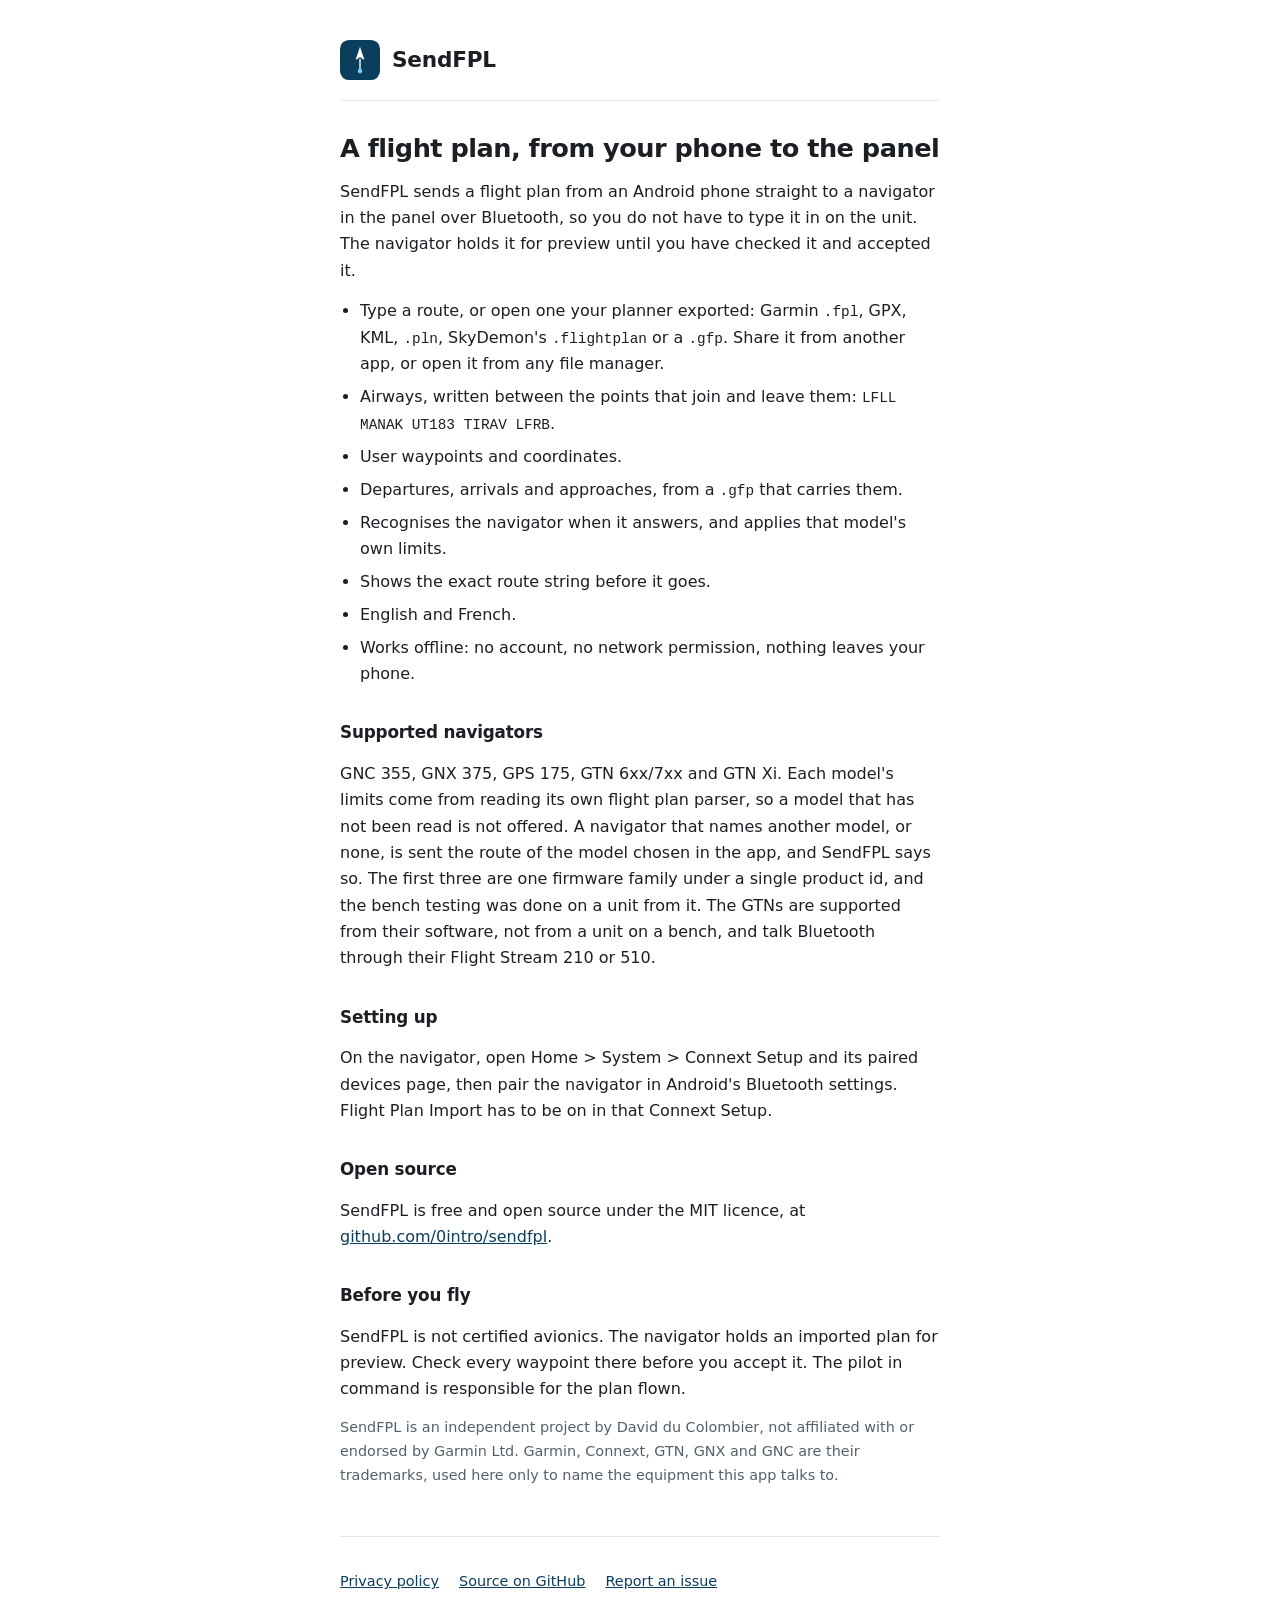
<file: www/index.html>
<!doctype html>
<html lang="en">
<head>
<meta charset="utf-8">
<meta name="viewport" content="width=device-width, initial-scale=1">
<title>SendFPL</title>
<meta name="description" content="Send a flight plan from your phone to a panel navigator over Bluetooth.">
<link rel="stylesheet" href="style.css">
</head>
<body>

<header>
  <svg viewBox="18 18 72 72" width="40" height="40" role="img" aria-label="SendFPL">
    <rect x="18" y="18" width="72" height="72" rx="16" fill="#0b3d5c"/>
    <path fill="#ffffff" d="M54,30 62,54 54,49 46,54Z"/>
    <path stroke="#ffffff" stroke-width="2.5" fill="none" d="M54,52 V78"/>
    <circle cx="54" cy="74" r="4" fill="#7fd1ff"/>
  </svg>
  <div class="name">SendFPL</div>
</header>

<h1>A flight plan, from your phone to the panel</h1>

<p>SendFPL sends a flight plan from an Android phone straight to a navigator in the panel over
Bluetooth, so you do not have to type it in on the unit. The navigator holds it for preview until
you have checked it and accepted it.</p>

<ul>
  <li>Type a route, or open one your planner exported: Garmin <code>.fpl</code>, GPX, KML,
      <code>.pln</code>, SkyDemon's <code>.flightplan</code> or a <code>.gfp</code>. Share it from
      another app, or open it from any file manager.</li>
  <li>Airways, written between the points that join and leave them:
      <code>LFLL MANAK UT183 TIRAV LFRB</code>.</li>
  <li>User waypoints and coordinates.</li>
  <li>Departures, arrivals and approaches, from a <code>.gfp</code> that carries them.</li>
  <li>Recognises the navigator when it answers, and applies that model's own limits.</li>
  <li>Shows the exact route string before it goes.</li>
  <li>English and French.</li>
  <li>Works offline: no account, no network permission, nothing leaves your phone.</li>
</ul>

<h2>Supported navigators</h2>

<p>GNC 355, GNX 375, GPS 175, GTN 6xx/7xx and GTN Xi. Each model's limits come from reading its own
flight plan parser, so a model that has not been read is not offered. A navigator that names another
model, or none, is sent the route of the model chosen in the app, and SendFPL says so. The first
three are one firmware family under a single product id, and the bench testing was done on a unit
from it. The GTNs are supported from their software, not from a unit on a bench, and talk
Bluetooth through their Flight Stream 210 or 510.</p>

<h2>Setting up</h2>

<p>On the navigator, open Home &gt; System &gt; Connext Setup and its paired devices page, then pair
the navigator in Android's Bluetooth settings. Flight Plan Import has to be on in that Connext
Setup.</p>

<h2>Open source</h2>

<p>SendFPL is free and open source under the MIT licence, at
<a href="https://github.com/0intro/sendfpl">github.com/0intro/sendfpl</a>.</p>

<h2>Before you fly</h2>

<p>SendFPL is not certified avionics. The navigator holds an imported plan for preview. Check
every waypoint there before you accept it. The pilot in command is responsible for the plan
flown.</p>

<p class="small muted">SendFPL is an independent project by David du Colombier, not affiliated with
or endorsed by Garmin Ltd. Garmin, Connext, GTN, GNX and GNC are their trademarks, used here only
to name the equipment this app talks to.</p>

<footer>
  <p class="links"><a href="privacy.html">Privacy policy</a>
     <a href="https://github.com/0intro/sendfpl">Source on GitHub</a>
     <a href="https://github.com/0intro/sendfpl/issues">Report an issue</a></p>
</footer>

</body>
</html>
</file>
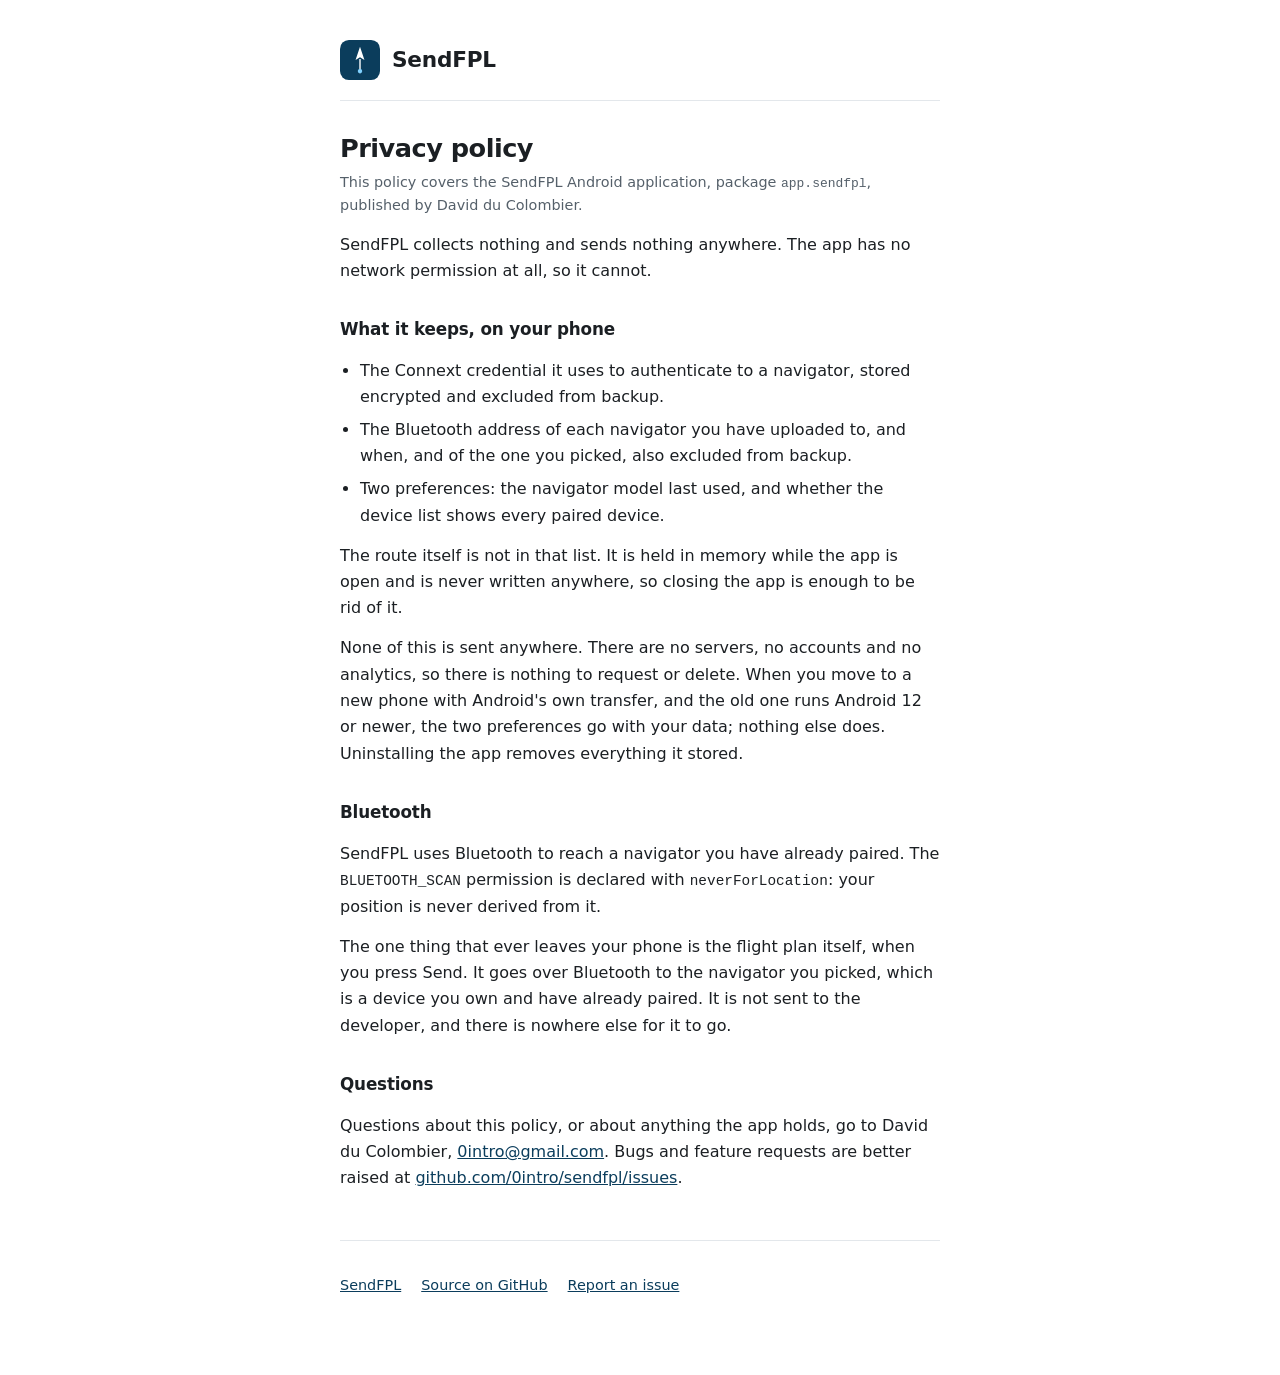
<file: www/privacy.html>
<!doctype html>
<html lang="en">
<head>
<meta charset="utf-8">
<meta name="viewport" content="width=device-width, initial-scale=1">
<title>SendFPL privacy policy</title>
<meta name="description" content="SendFPL collects nothing and sends nothing anywhere. The app has no network permission at all, so it cannot.">
<link rel="stylesheet" href="style.css">
</head>
<body>

<header>
  <svg viewBox="18 18 72 72" width="40" height="40" role="img" aria-label="SendFPL">
    <rect x="18" y="18" width="72" height="72" rx="16" fill="#0b3d5c"/>
    <path fill="#ffffff" d="M54,30 62,54 54,49 46,54Z"/>
    <path stroke="#ffffff" stroke-width="2.5" fill="none" d="M54,52 V78"/>
    <circle cx="54" cy="74" r="4" fill="#7fd1ff"/>
  </svg>
  <div class="name"><a href="./">SendFPL</a></div>
</header>

<h1>Privacy policy</h1>
<p class="updated">This policy covers the SendFPL Android application, package
<code>app.sendfpl</code>, published by David du Colombier.</p>

<p>SendFPL collects nothing and sends nothing anywhere. The app has no network permission at all,
so it cannot.</p>

<h2>What it keeps, on your phone</h2>
<ul>
  <li>The Connext credential it uses to authenticate to a navigator, stored encrypted and excluded
      from backup.</li>
  <li>The Bluetooth address of each navigator you have uploaded to, and when, and of the one you
      picked, also excluded from backup.</li>
  <li>Two preferences: the navigator model last used, and whether the device list shows every
      paired device.</li>
</ul>

<p>The route itself is not in that list. It is held in memory while the app is open and is never
written anywhere, so closing the app is enough to be rid of it.</p>

<p>None of this is sent anywhere. There are no servers, no accounts and no analytics, so there is
nothing to request or delete. When you move to a new phone with Android's own transfer, and the
old one runs Android 12 or newer, the two preferences go with your data; nothing else does.
Uninstalling the app removes everything it stored.</p>

<h2>Bluetooth</h2>

<p>SendFPL uses Bluetooth to reach a navigator you have already paired. The
<code>BLUETOOTH_SCAN</code> permission is declared with <code>neverForLocation</code>: your
position is never derived from it.</p>

<p>The one thing that ever leaves your phone is the flight plan itself, when you press Send. It
goes over Bluetooth to the navigator you picked, which is a device you own and have already
paired. It is not sent to the developer, and there is nowhere else for it to go.</p>

<h2>Questions</h2>

<p>Questions about this policy, or about anything the app holds, go to David du Colombier,
<a href="mailto:0intro@gmail.com">0intro@gmail.com</a>. Bugs and feature requests are better raised
at <a href="https://github.com/0intro/sendfpl/issues">github.com/0intro/sendfpl/issues</a>.</p>

<footer>
  <p class="links"><a href="./">SendFPL</a>
     <a href="https://github.com/0intro/sendfpl">Source on GitHub</a>
     <a href="https://github.com/0intro/sendfpl/issues">Report an issue</a></p>
</footer>

</body>
</html>
</file>
<file: www/style.css>
/*
 * One stylesheet for the two pages under www/. No web fonts, no scripts, no external requests of
 * any kind: these pages exist to say that the app talks to nothing.
 *
 * Navy and Sky are the app's own colours, from ui/Theme.kt and res/values/colors.xml.
 */

:root {
  color-scheme: light dark;
  --navy: #0b3d5c;
  --sky: #7fd1ff;
  --bg: #ffffff;
  --fg: #1b1f23;
  --muted: #55606a;
  --rule: #e3e7eb;
  --link: #0b3d5c;
}

@media (prefers-color-scheme: dark) {
  :root {
    --bg: #10161b;
    --fg: #e6edf3;
    --muted: #9aa7b2;
    --rule: #24303a;
    --link: #7fd1ff;
  }
}

* {
  box-sizing: border-box;
}

body {
  margin: 0 auto;
  padding: 2.5rem 1.25rem 4rem;
  max-width: 40rem;
  background: var(--bg);
  color: var(--fg);
  font: 16px/1.65 system-ui, -apple-system, "Segoe UI", Roboto, "Helvetica Neue", Arial, sans-serif;
  -webkit-text-size-adjust: 100%;
}

header {
  display: flex;
  align-items: center;
  gap: 0.75rem;
  padding-bottom: 1.25rem;
  border-bottom: 1px solid var(--rule);
}

header svg {
  flex: none;
}

header .name {
  font-size: 1.35rem;
  font-weight: 650;
  letter-spacing: -0.01em;
}

header .name a {
  color: inherit;
  text-decoration: none;
}

h1 {
  margin: 2rem 0 0.35rem;
  font-size: 1.6rem;
  line-height: 1.25;
  letter-spacing: -0.02em;
}

h2 {
  margin: 2rem 0 0.5rem;
  font-size: 1.05rem;
  letter-spacing: -0.01em;
}

p,
ul {
  margin: 0.85rem 0;
}

ul {
  padding-left: 1.25rem;
}

li {
  margin: 0.4rem 0;
}

a {
  color: var(--link);
}

code {
  font-family: ui-monospace, SFMono-Regular, "SF Mono", Menlo, Consolas, monospace;
  font-size: 0.9em;
}

.updated,
.muted {
  color: var(--muted);
}

.updated {
  margin-top: 0;
  font-size: 0.9rem;
}

.small {
  font-size: 0.9rem;
}

footer {
  margin-top: 3rem;
  padding-top: 1.25rem;
  border-top: 1px solid var(--rule);
  color: var(--muted);
  font-size: 0.9rem;
}

footer a {
  white-space: nowrap;
}

/*
 * The footer links, spaced rather than punctuated. They used to be separated by a middle dot
 * written into the markup, which put a character between them that a screen reader announces and
 * that has to be typed correctly in two files. A flex gap does the same job in the stylesheet,
 * and wrapping means a narrow screen stacks them instead of running them off the edge.
 */
.links {
  display: flex;
  flex-wrap: wrap;
  gap: 0.4rem 1.25rem;
}
</file>
